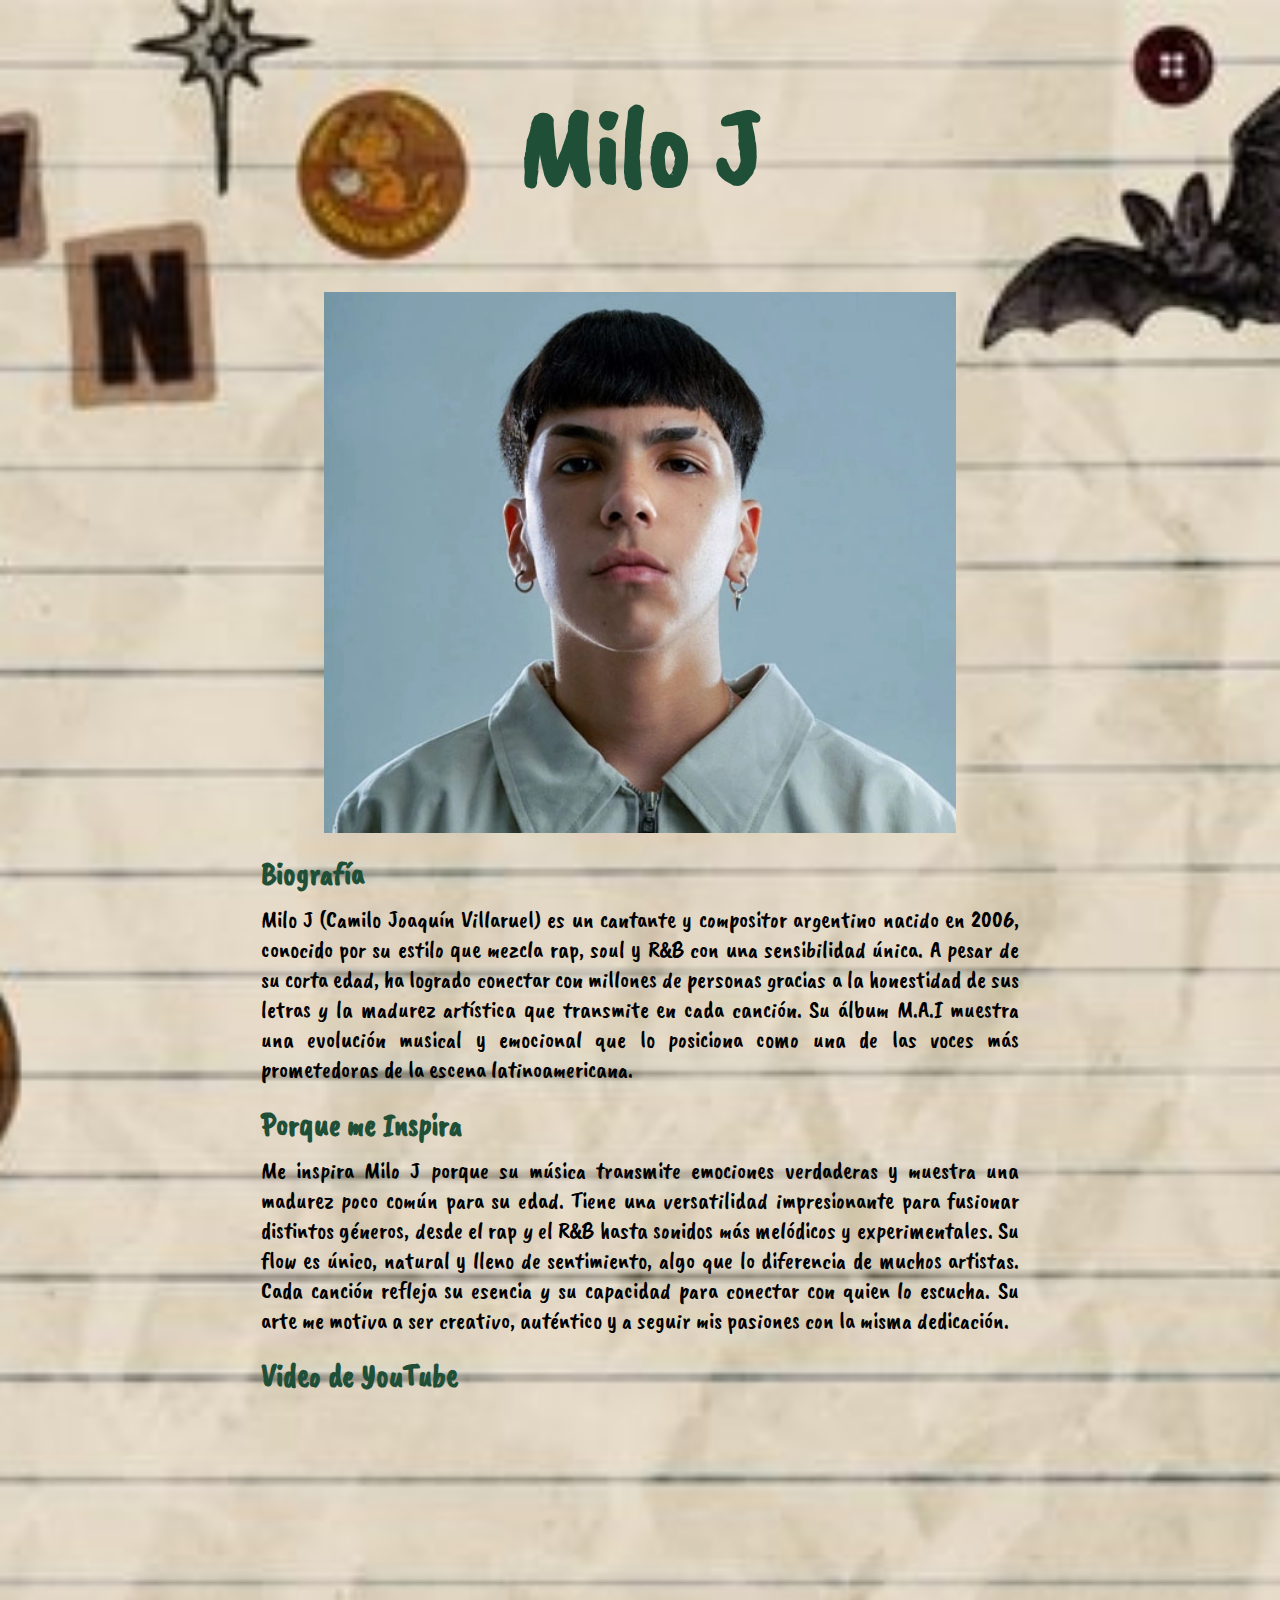
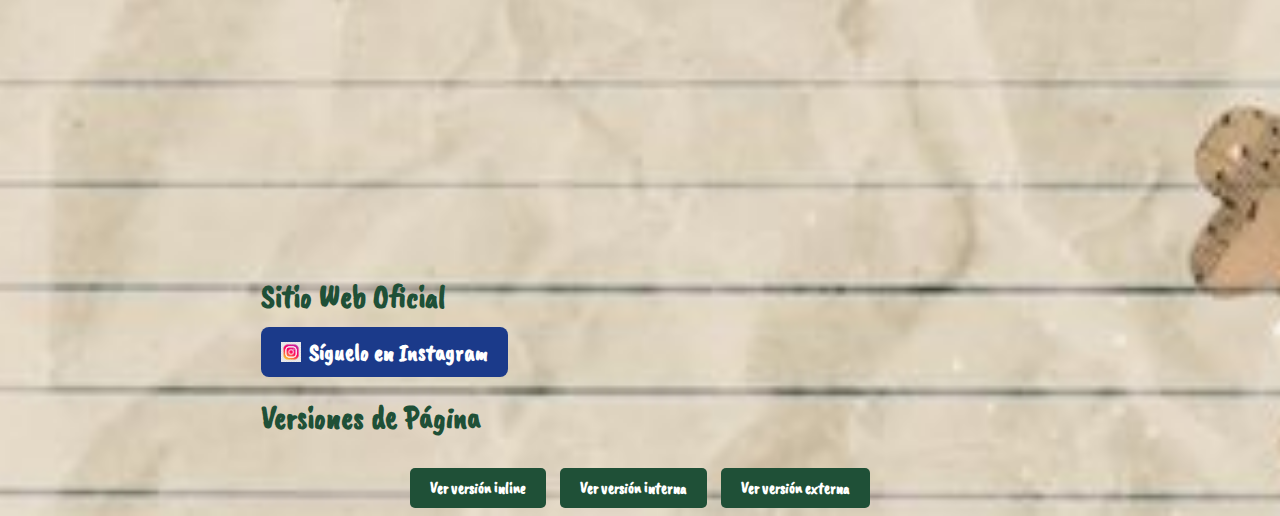
<file: index.html>
<!DOCTYPE html>
<html lang="en">
<head>
    <meta charset="UTF-8">
    <meta name="viewport" content="width=device-width, initial-scale=1.0">
    <title>Artista Favorito - Inline</title>
    <link rel="preconnect" href="https://fonts.googleapis.com">
    <link rel="preconnect" href="https://fonts.gstatic.com" crossorigin>
    <link href="https://fonts.googleapis.com/css2?family=Caveat+Brush&display=swap" rel="stylesheet">

</head>
<body style="background-image:  url('img/f6.jpg');  background-size: cover; background-position: center; 
background-repeat: no-repeat;">

    <h1 style="text-align: center; color: #1f5037; font-size: 7em; font-family: 'Caveat Brush', cursive;">Milo J</h1>
    <img src="img/milo.webp" style="width: 50%; display: block; margin: 20px auto;">

    <h2 style="text-align: left; color: #1f5037; font-size: 2em; width: 60%; margin: 20px auto 10px auto; font-family: 'Caveat Brush', cursive;">
    Biografía
    </h2>
    <p style="text-align: justify; font-size: 1.5em; width: 60%; margin: auto; font-family: 'Caveat Brush', cursive;">
    Milo J (Camilo Joaquín Villaruel) es un cantante y compositor argentino 
    nacido en 2006, conocido por su estilo que mezcla rap, soul y R&B con 
    una sensibilidad única. A pesar de su corta edad, ha logrado conectar 
    con millones de personas gracias a la honestidad de sus letras y la 
    madurez artística que transmite en cada canción. Su álbum 
    M.A.I muestra una evolución musical y emocional que 
    lo posiciona como una de las voces más prometedoras de la escena 
    latinoamericana.
    </p>

    <h2 style="text-align: left; color: #1f5037; font-size: 2em; width: 60%; margin: 20px auto 10px auto; font-family: 'Caveat Brush', cursive;">
    Porque me Inspira</h2>

    <p style="text-align: justify; font-size: 1.5em; width: 60%; margin: auto; font-family: 'Caveat Brush', cursive;">
    Me inspira Milo J porque su música transmite emociones verdaderas y 
    muestra una madurez poco común para su edad. Tiene una versatilidad 
    impresionante para fusionar distintos géneros, desde el rap y el R&B 
    hasta sonidos más melódicos y experimentales. Su flow es único, natural 
    y lleno de sentimiento, algo que lo diferencia de muchos artistas. 
    Cada canción refleja su esencia y su capacidad para conectar con quien 
    lo escucha. Su arte me motiva a ser creativo, auténtico y a seguir 
    mis pasiones con la misma dedicación.
    </p>

    <h2 style="text-align: left; color: #1f5037; font-size: 2em; width: 60%; margin: 20px auto 10px auto; font-family: 'Caveat Brush', cursive;">
    Video de YouTube</h2>
    <iframe width="50%" height="450" 
    src="https://www.youtube.com/embed/mTjQKVWnHX0?si=dWY5wh7dajBIj-m4" 
    title="YouTube video player" 
    frameborder="0" 
    allow="accelerometer; autoplay; clipboard-write; encrypted-media; gyroscope; picture-in-picture; web-share" 
    referrerpolicy="strict-origin-when-cross-origin" 
    allowfullscreen
    style="display: block; margin: 0 auto 20px auto;">
    </iframe>

    <h2 style="text-align: left; color: #1f5037; font-size: 2em; width: 60%; margin: 20px auto 10px auto; font-family: 'Caveat Brush', cursive;">
    Sitio Web Oficial</h2>

    <p style="text-align: left; width: 60%; margin: 0 auto 20px auto;">
    <a href="https://www.instagram.com/milo.j" target="_blank"
       style="display: inline-flex; align-items: center; 
              padding: 10px 20px; background-color: #1B3A8A; 
              color: white; text-decoration: none; border-radius: 8px; 
              font-weight: bold; gap: 8px; font-family: 'Caveat Brush', cursive;
              font-size: 1.5em;">
        <img src="img/icono.jpg" alt="Instagram" 
             style="width: 20px; height: 20px;">
        Síguelo en Instagram
    </a>
</p>


    <h2 style="text-align: left; color: #1f5037; font-size: 2em; width: 60%; margin: 20px auto 10px auto; font-family: 'Caveat Brush', cursive;">
    Versiones de Página</h2>

    <div style="text-align: center; margin-top: 30px;">
    <a href="inline.html" style="display: inline-block; padding: 10px 20px; 
    background-color: #1f5037; color: white; text-decoration: none; border-radius: 5px; 
    margin-right: 10px; font-weight: bold; font-family: 'Caveat Brush', cursive;">Ver versión inline</a>

    <a href="interna.html" style="display: inline-block; padding: 10px 20px; 
    background-color: #1f5037; color: white; text-decoration: none; border-radius: 5px; 
    margin-right: 10px; font-weight: bold; font-family: 'Caveat Brush', cursive;">Ver versión interna</a>

    <a href="externa.html" style="display: inline-block; padding: 10px 20px; 
    background-color: #1f5037; color: white; text-decoration: none; border-radius: 5px; 
    font-weight: bold; font-family: 'Caveat Brush', cursive;">Ver versión externa</a>
    </div>

</body>
</html>
</file>
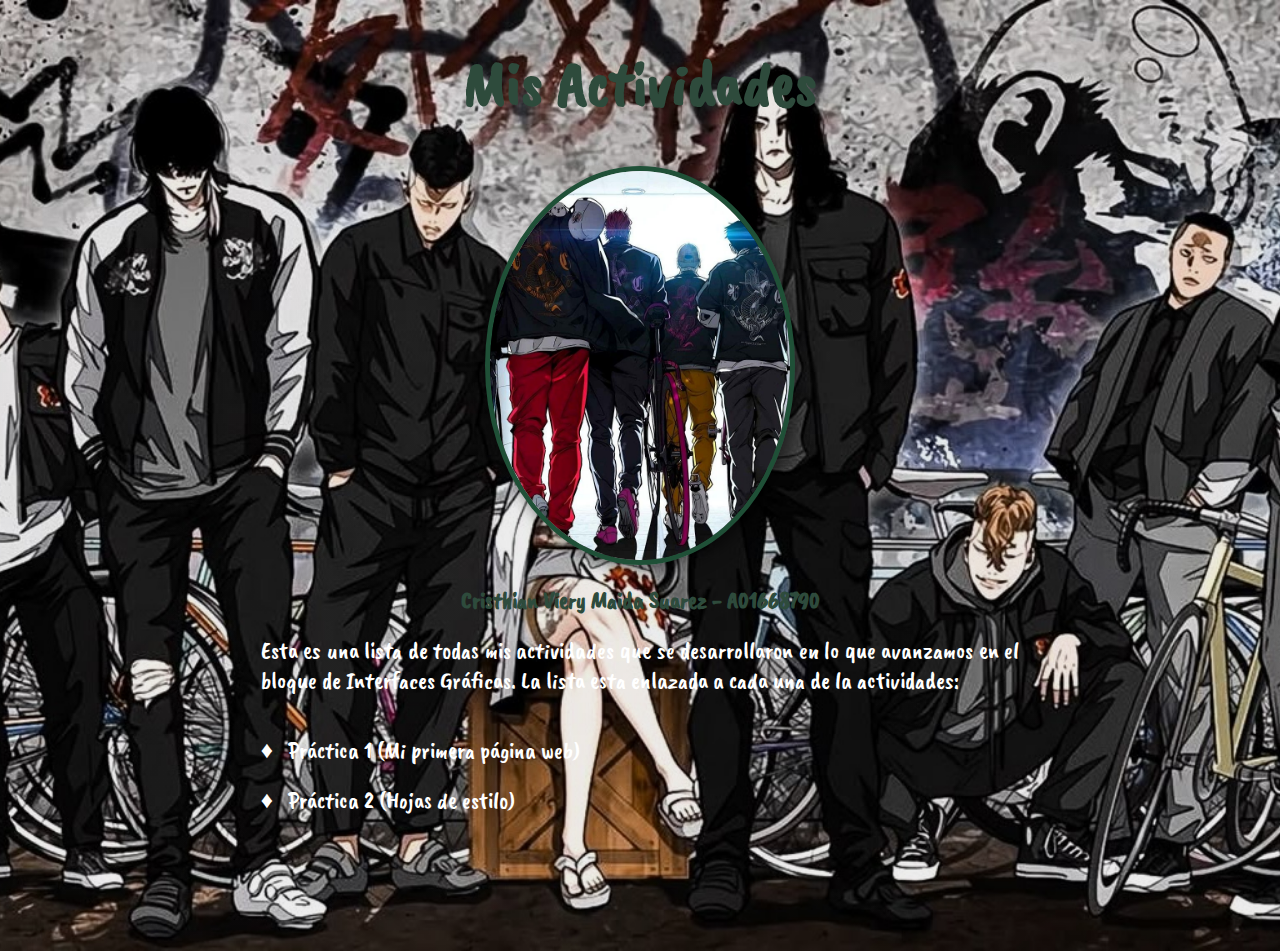
<file: practica2_estilos/index.html>
<!DOCTYPE html>
<html lang="en">
<head>
    <meta charset="UTF-8">
    <meta name="viewport" content="width=device-width, initial-scale=1.0">
    <title>Mis Actividades</title>

    <link rel="preconnect" href="https://fonts.googleapis.com">
    <link rel="preconnect" href="https://fonts.gstatic.com" crossorigin>
    <link href="https://fonts.googleapis.com/css2?family=Caveat+Brush&family=Comic+Relief:wght@400;700&family=Finger+Paint&display=swap" rel="stylesheet">

    
</head>

<body style="background-image: linear-gradient(rgba(0, 0, 0, 0.078), rgba(0, 0, 0, 0.066)), 
url('img/tr5.jpg'); background-size: cover; background-position: center; background-repeat: no-repeat;
color: white; text-align: center; height: 100vh;">


    <h1 style="text-align: center; color: #2e4b3c; font-size: 4em; font-family: 'Caveat Brush', cursive;">Mis Actividades</h1>
    <img src="img/mr.jpg" style="width:300px; border-radius:50%; border:5px solid #1f5037; 
    box-shadow: 5px 5px 15px rgba(0,0,0,0.5); display: block; margin: 20px auto;">

    <h2 style="text-align: center; color: #2e4b3c; font-size: 1.5em; font-family: 'Caveat Brush', cursive;">Cristhian Viery Maida Suarez - A01668790</h2>

    <p style="text-align: justify; font-size: 1.5em; width: 60%; margin: auto; font-family: 'Caveat Brush', cursive;">
        Esta es una lista de todas mis actividades que se desarrollaron en lo
        que avanzamos en el bloque de Interfaces Gráficas. La lista esta enlazada a cada una de la actividades:
    </p>
     <ul style="list-style:none; padding:0; margin:40px auto 0 auto; width: 60%; text-align:left;">
        <li style="margin: 20px 0; font-family: 'Caveat Brush', cursive; font-size:1.5em;">
            <span style="color:white; margin-right:10px;">♦</span>
            <a href="https://cristhian93-lang.github.io/IOT_WEB_TEST_A01668790/" style="text-decoration:none; color:white; font-family: 'Caveat Brush', cursive; " target="_blank">
                Práctica 1 (Mi primera página web)
            </a>
        </li>
        <li style="margin: 20px 0; font-family: 'Caveat Brush', cursive; font-size:1.5em;">
            <span style="color:white; margin-right:10px;">♦</span>
            <a href="practica2.html" style="text-decoration:none; color:white; font-family: 'Caveat Brush', cursive;" target="_blank">
                Práctica 2 (Hojas de estilo)
            </a>
        </li>
    </ul>
    
</body>
</html>
</file>
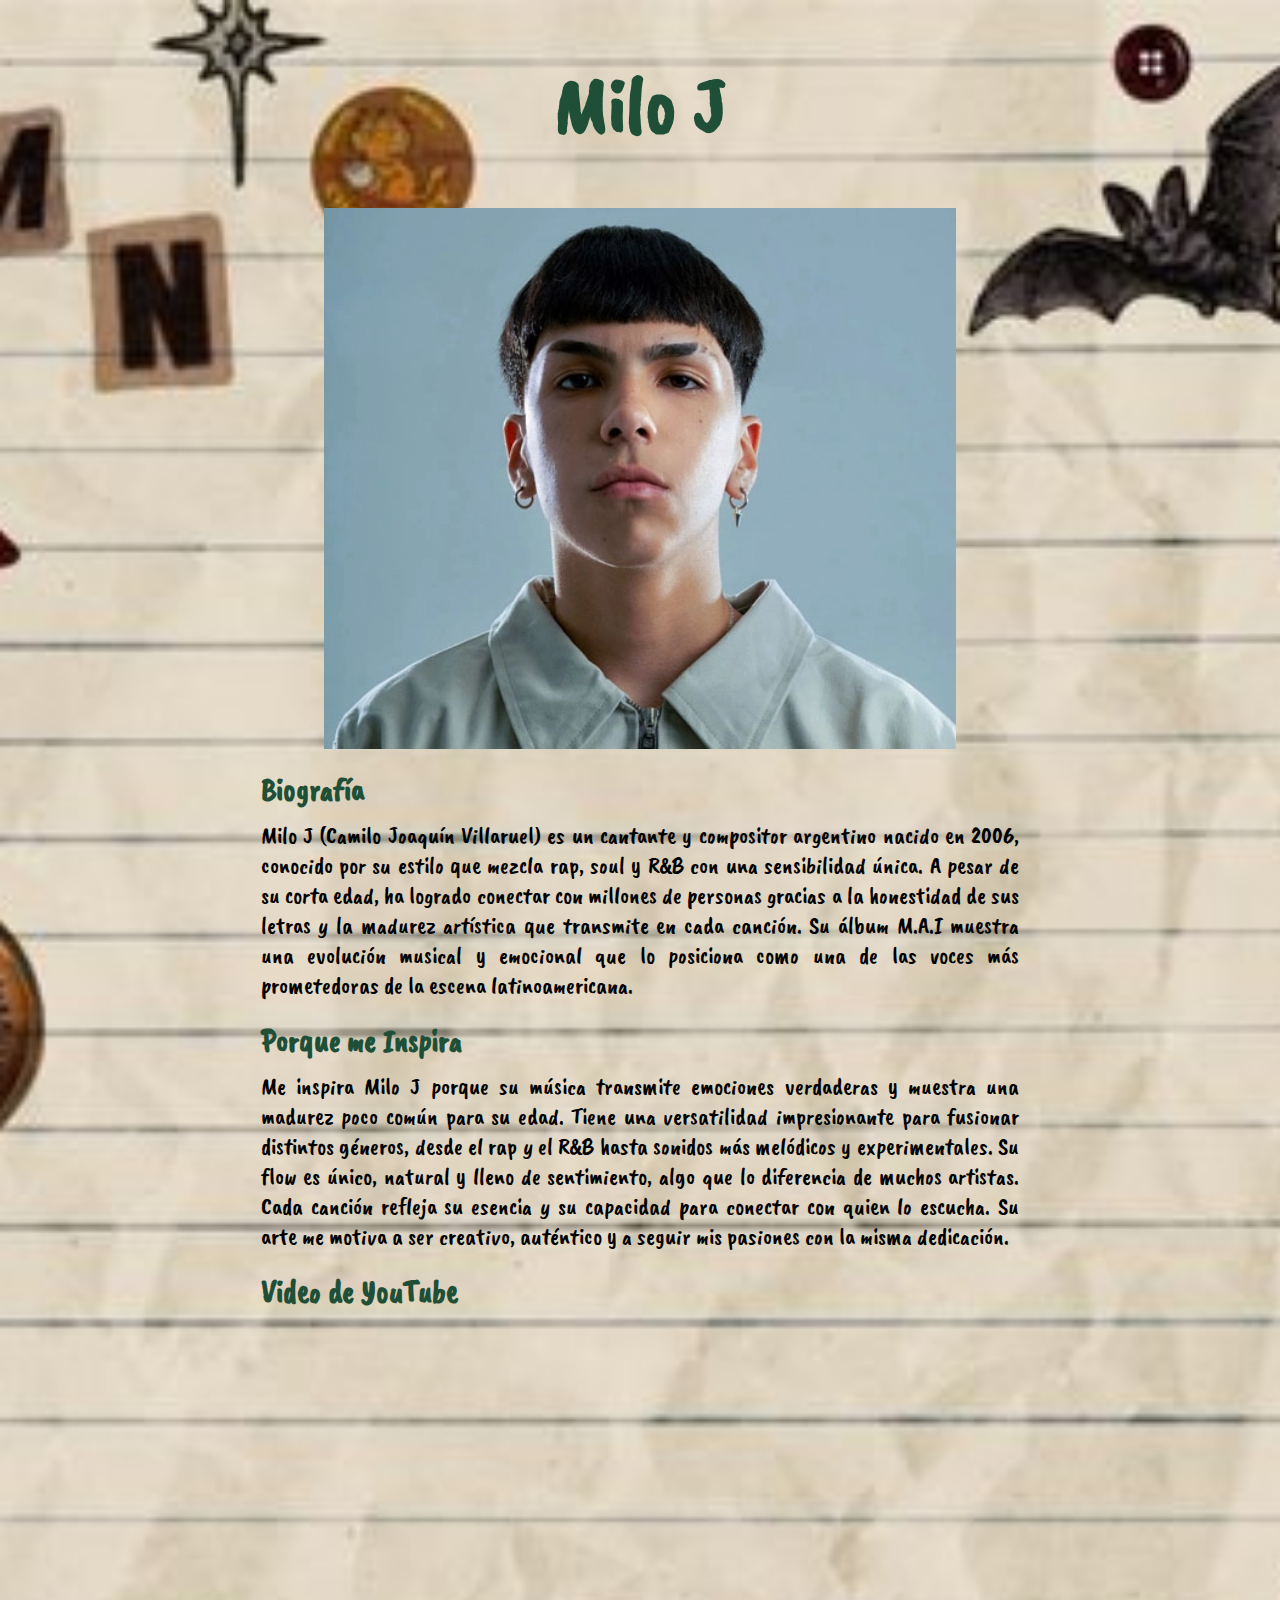
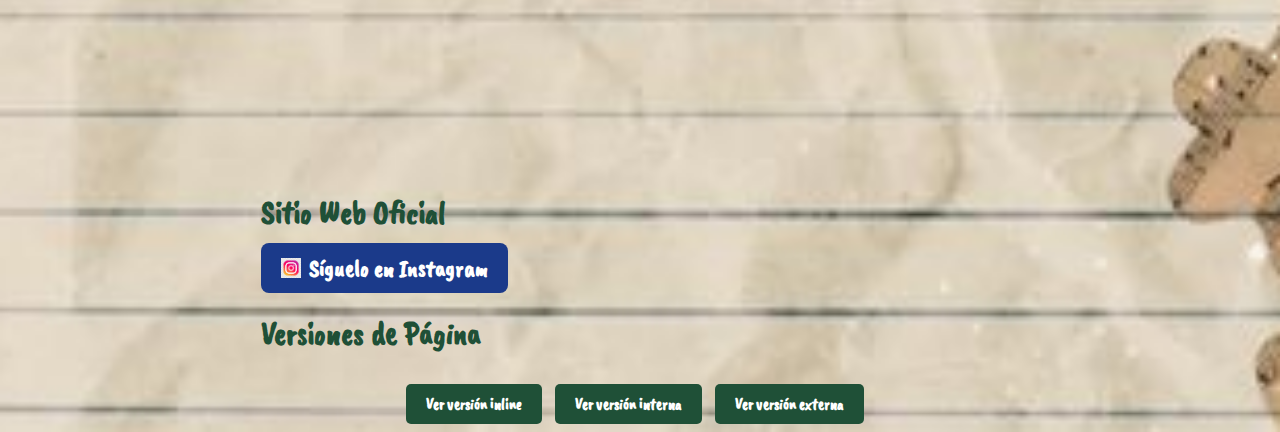
<file: externa.html>
<!DOCTYPE html>
<html lang="en">
<head>
    <meta charset="UTF-8">
    <meta name="viewport" content="width=device-width, initial-scale=1.0">
    <title>Artista Favorito - Externa</title>

    <link rel="preconnect" href="https://fonts.googleapis.com">
    <link rel="preconnect" href="https://fonts.gstatic.com" crossorigin>
    <link href="https://fonts.googleapis.com/css2?family=Caveat+Brush&display=swap" rel="stylesheet">

    <link rel="stylesheet" href="estilos.css">
</head>
<body>

    <h1>Milo J</h1>
    <img src="img/milo.webp" class="artista">

    <h2>Biografía</h2>
    <p>
        Milo J (Camilo Joaquín Villaruel) es un cantante y compositor argentino 
        nacido en 2006, conocido por su estilo que mezcla rap, soul y R&B con 
        una sensibilidad única. A pesar de su corta edad, ha logrado conectar 
        con millones de personas gracias a la honestidad de sus letras y la 
        madurez artística que transmite en cada canción. Su álbum 
        M.A.I muestra una evolución musical y emocional que 
        lo posiciona como una de las voces más prometedoras de la escena 
        latinoamericana.
    </p>

    <h2>Porque me Inspira</h2>
    <p>
        Me inspira Milo J porque su música transmite emociones verdaderas y 
        muestra una madurez poco común para su edad. Tiene una versatilidad 
        impresionante para fusionar distintos géneros, desde el rap y el R&B 
        hasta sonidos más melódicos y experimentales. Su flow es único, natural 
        y lleno de sentimiento, algo que lo diferencia de muchos artistas. 
        Cada canción refleja su esencia y su capacidad para conectar con quien 
        lo escucha. Su arte me motiva a ser creativo, auténtico y a seguir 
        mis pasiones con la misma dedicación.
    </p>

    <h2>Video de YouTube</h2>
    <iframe src="https://www.youtube.com/embed/mTjQKVWnHX0?si=dWY5wh7dajBIj-m4" 
            title="YouTube video player" frameborder="0" 
            allow="accelerometer; autoplay; clipboard-write; encrypted-media; 
                   gyroscope; picture-in-picture; web-share" allowfullscreen>
    </iframe>

    <h2>Sitio Web Oficial</h2>
    <p>
        <a href="https://www.instagram.com/milo.j" target="_blank" class="instagram">
            <img src="img/icono.jpg" alt="Instagram" style="width: 20px; height: 20px;">
            Síguelo en Instagram
        </a>
    </p>

    <h2>Versiones de Página</h2>
    <div class="nav-buttons">
        <a href="inline.html">Ver versión inline</a>
        <a href="interna.html">Ver versión interna</a>
        <a href="externa.html">Ver versión externa</a>
    </div>

</body>
</html>
</file>
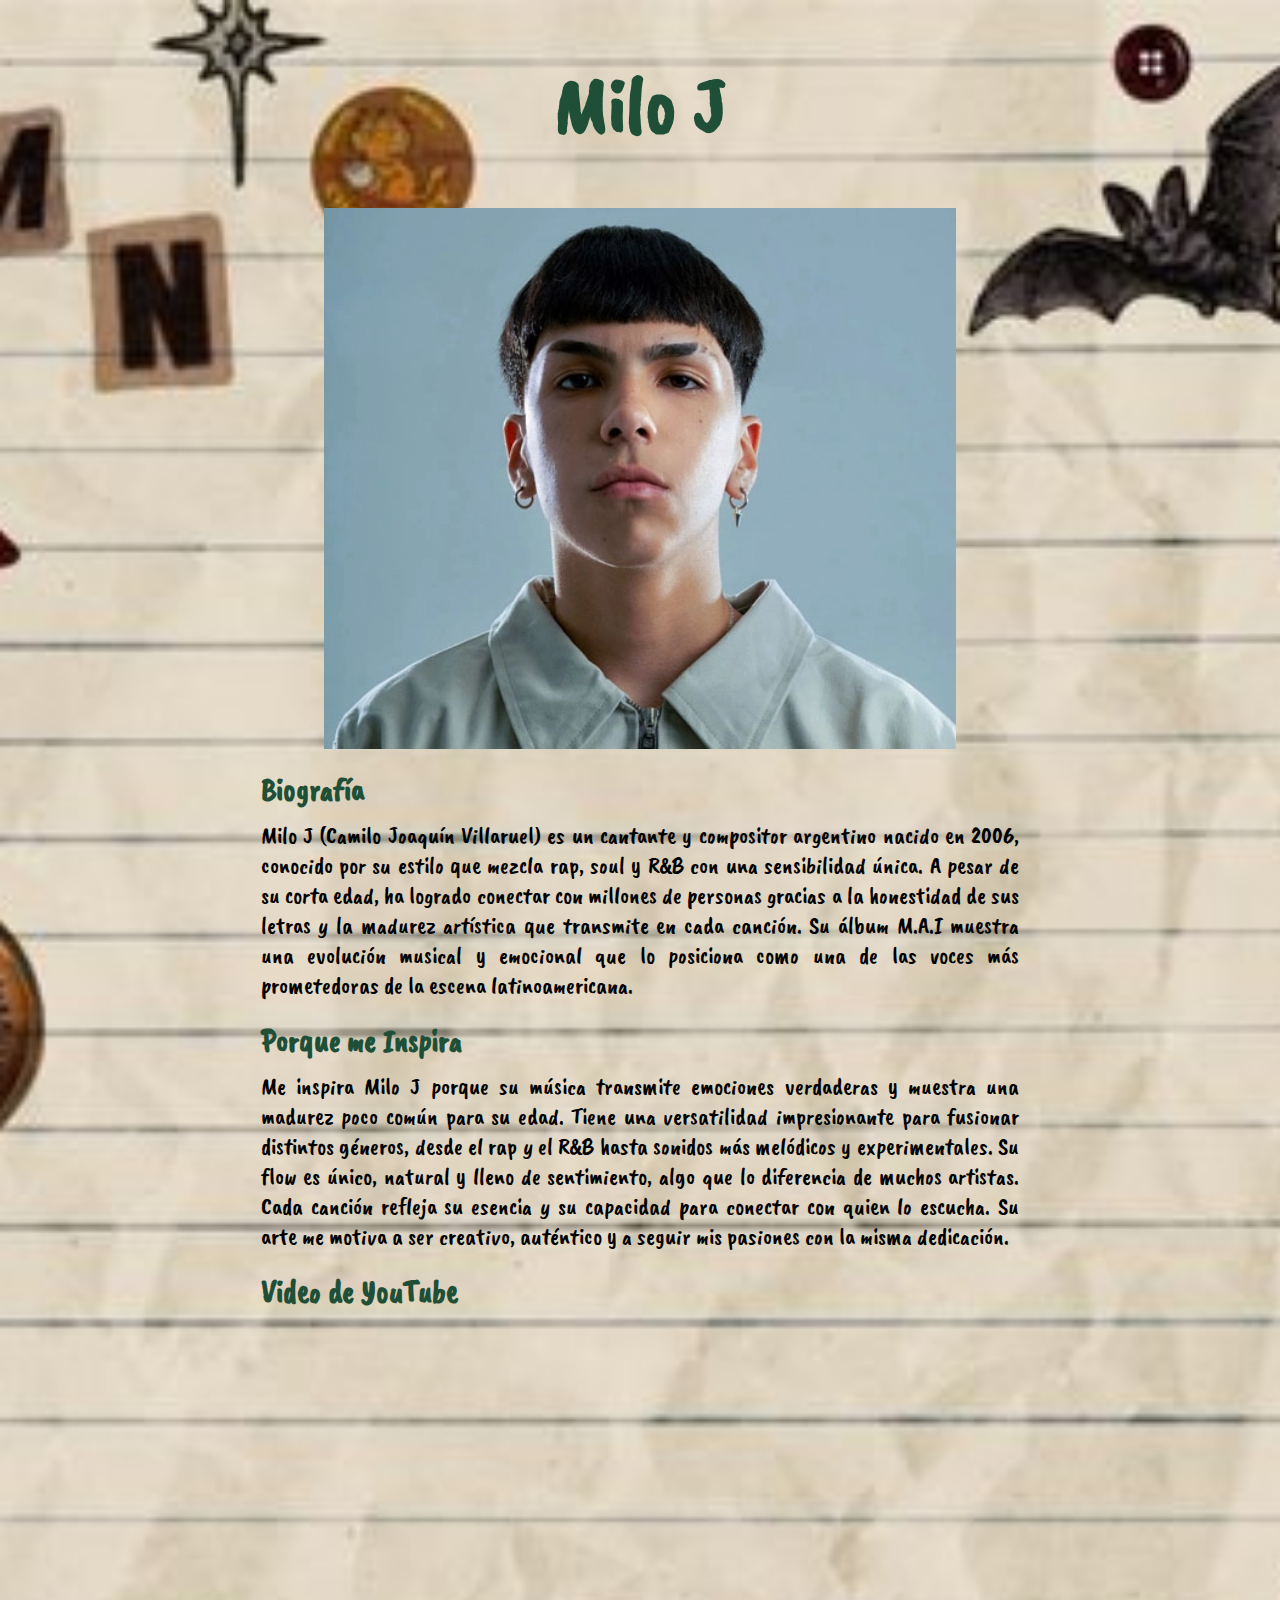
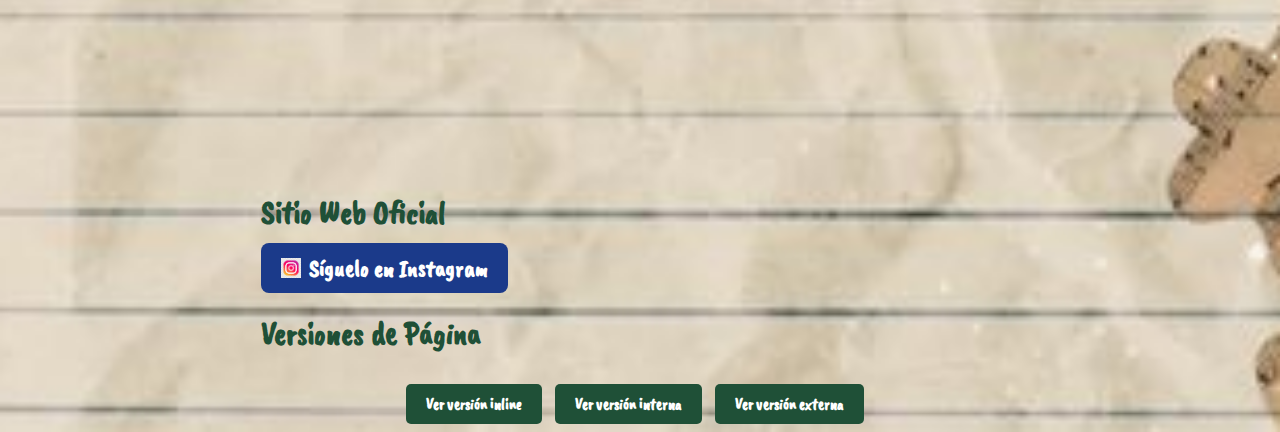
<file: interna.html>
<!DOCTYPE html>
<html lang="en">
<head>
    <meta charset="UTF-8">
    <meta name="viewport" content="width=device-width, initial-scale=1.0">
    <title>Artista Favorito - Interna</title>

    <link rel="preconnect" href="https://fonts.googleapis.com">
    <link rel="preconnect" href="https://fonts.gstatic.com" crossorigin>
    <link href="https://fonts.googleapis.com/css2?family=Caveat+Brush&display=swap" rel="stylesheet">
    <style>
        body {
            background-image: url('img/f6.jpg');
            background-size: cover;
            background-position: center;
            background-repeat: no-repeat;
            font-family: 'Caveat Brush', cursive;
        }

        h1 {
            text-align: center;
            color: #1f5037;
            font-size: 5em;
        }

        h2 {
            text-align: left;
            color: #1f5037;
            font-size: 2em;
            width: 60%;
            margin: 20px auto 10px auto;
        }

        p {
            text-align: justify;
            font-size: 1.5em;
            width: 60%;
            margin: auto;
        }

        img.artista {
            width: 50%;
            display: block;
            margin: 20px auto;
        }

        iframe {
            display: block;
            width: 50%;
            height: 450px;
            margin: 0 auto 20px auto;
        }

        a.instagram {
            display: inline-flex;
            align-items: center;
            padding: 10px 20px;
            background-color: #1B3A8A;
            color: white;
            text-decoration: none;
            border-radius: 8px;
            font-weight: bold;
            gap: 8px;
        }

        .nav-buttons {
            text-align: center;
            margin-top: 30px;
        }

        .nav-buttons a {
            display: inline-block;
            padding: 10px 20px;
            background-color: #1f5037;
            color: white;
            text-decoration: none;
            border-radius: 5px;
            margin-right: 10px;
            font-weight: bold;
        }
    </style>
</head>
<body>

    <h1>Milo J</h1>
    <img src="img/milo.webp" class="artista">

    <h2>Biografía</h2>
    <p>
        Milo J (Camilo Joaquín Villaruel) es un cantante y compositor argentino 
        nacido en 2006, conocido por su estilo que mezcla rap, soul y R&B con 
        una sensibilidad única. A pesar de su corta edad, ha logrado conectar 
        con millones de personas gracias a la honestidad de sus letras y la 
        madurez artística que transmite en cada canción. Su álbum 
        M.A.I muestra una evolución musical y emocional que 
        lo posiciona como una de las voces más prometedoras de la escena 
        latinoamericana.
    </p>

    <h2>Porque me Inspira</h2>
    <p>
        Me inspira Milo J porque su música transmite emociones verdaderas y 
        muestra una madurez poco común para su edad. Tiene una versatilidad 
        impresionante para fusionar distintos géneros, desde el rap y el R&B 
        hasta sonidos más melódicos y experimentales. Su flow es único, natural 
        y lleno de sentimiento, algo que lo diferencia de muchos artistas. 
        Cada canción refleja su esencia y su capacidad para conectar con quien 
        lo escucha. Su arte me motiva a ser creativo, auténtico y a seguir 
        mis pasiones con la misma dedicación.
    </p>

    <h2>Video de YouTube</h2>
    <iframe src="https://www.youtube.com/embed/mTjQKVWnHX0?si=dWY5wh7dajBIj-m4" 
            title="YouTube video player" frameborder="0" 
            allow="accelerometer; autoplay; clipboard-write; encrypted-media; 
                   gyroscope; picture-in-picture; web-share" allowfullscreen>
    </iframe>

    <h2>Sitio Web Oficial</h2>
    <p>
        <a href="https://www.instagram.com/milo.j" target="_blank" class="instagram">
            <img src="img/icono.jpg" alt="Instagram" style="width: 20px; height: 20px;">
            Síguelo en Instagram
        </a>
    </p>

    <h2>Versiones de Página</h2>
    <div class="nav-buttons">
        <a href="inline.html">Ver versión inline</a>
        <a href="interna.html">Ver versión interna</a>
        <a href="externa.html">Ver versión externa</a>
    </div>

</body>
</html>
</file>
<file: estilos.css>
body {
    background-image: url('img/f6.jpg');
    background-size: cover;
    background-position: center;
    background-repeat: no-repeat;
    font-family: 'Caveat Brush', cursive;
}

h1 {
    text-align: center;
    color: #1f5037;
    font-size: 5em;
}

h2 {
    text-align: left;
    color: #1f5037;
    font-size: 2em;
    width: 60%;
    margin: 20px auto 10px auto;
}

p {
    text-align: justify;
    font-size: 1.5em;
    width: 60%;
    margin: auto;
}

img.artista {
    width: 50%;
    display: block;
    margin: 20px auto;
}

iframe {
    display: block;
    width: 50%;
    height: 450px;
    margin: 0 auto 20px auto;
}

a.instagram {
    display: inline-flex;
    align-items: center;
    padding: 10px 20px;
    background-color: #1B3A8A;
    color: white;
    text-decoration: none;
    border-radius: 8px;
    font-weight: bold;
    gap: 8px;
}

.nav-buttons {
    text-align: center;
    margin-top: 30px;
}

.nav-buttons a {
    display: inline-block;
    padding: 10px 20px;
    background-color: #1f5037;
    color: white;
    text-decoration: none;
    border-radius: 5px;
    margin-right: 10px;
    font-weight: bold;
}
</file>
